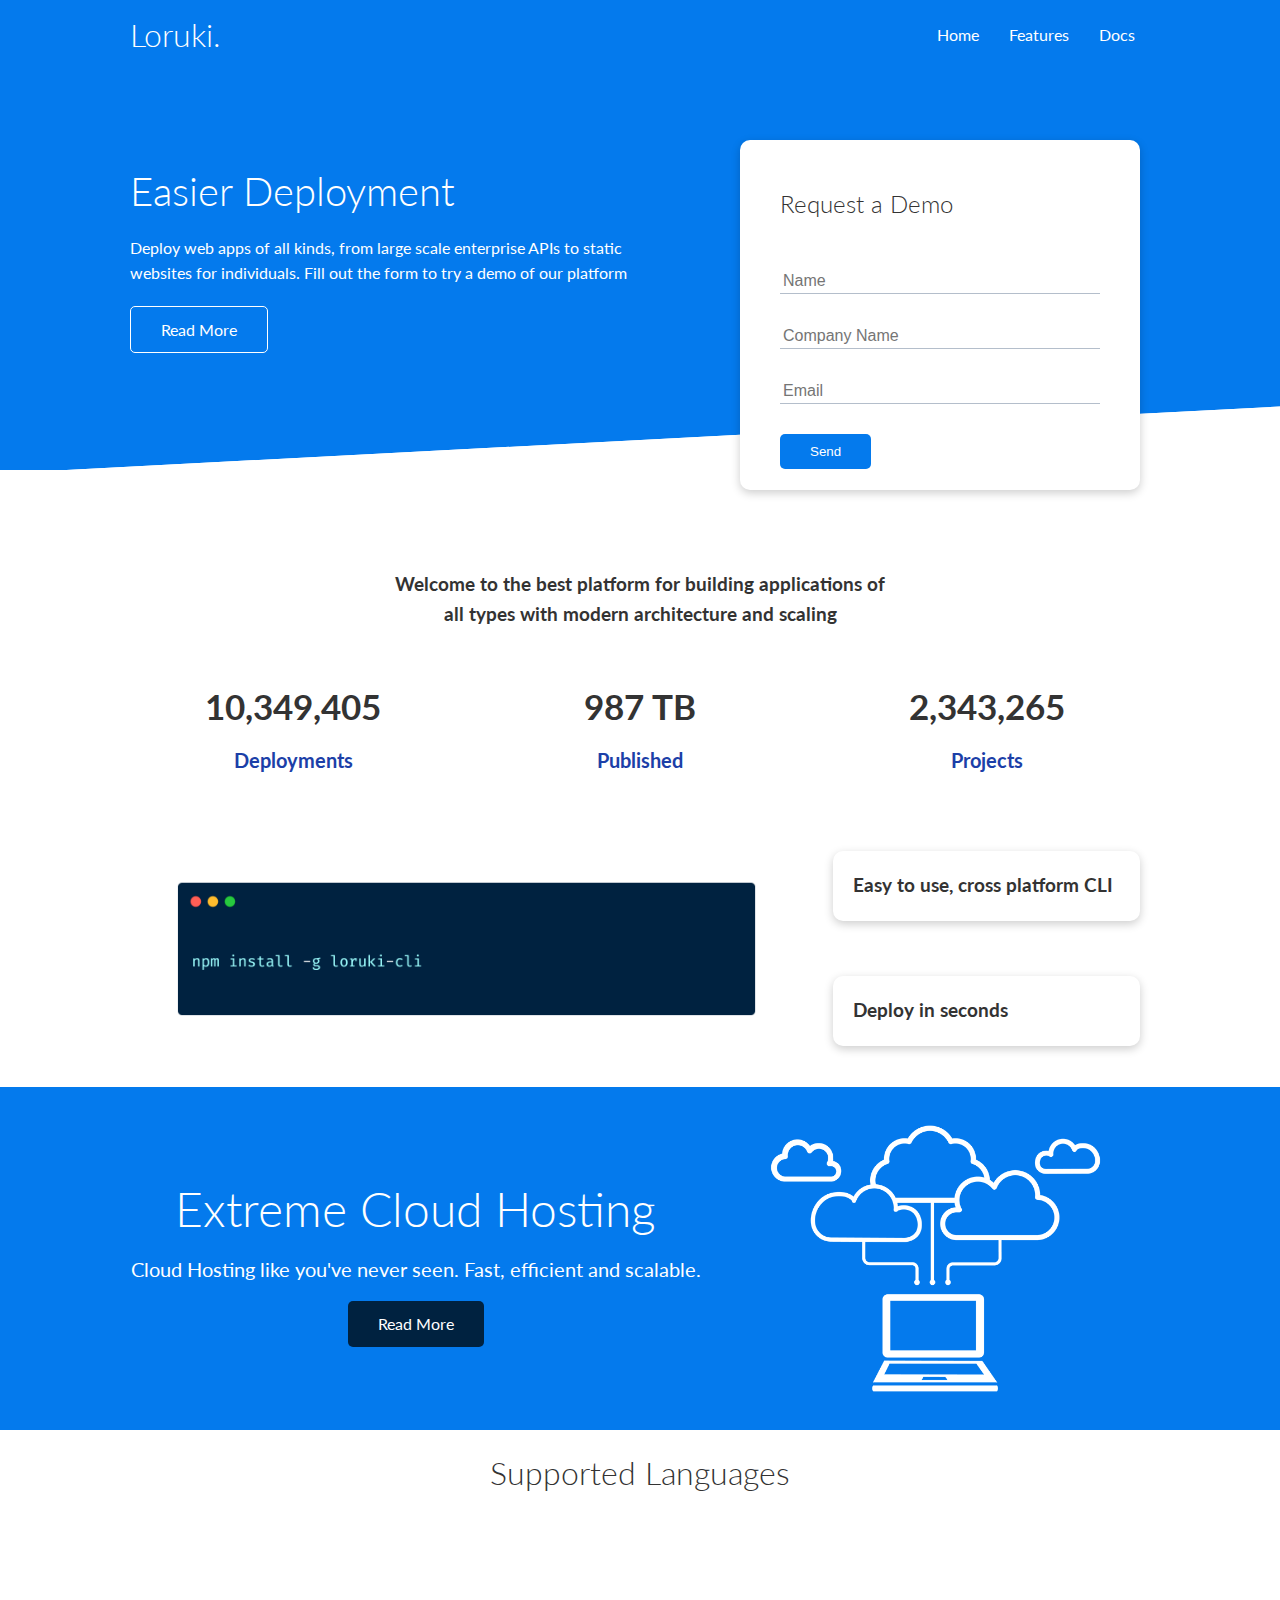
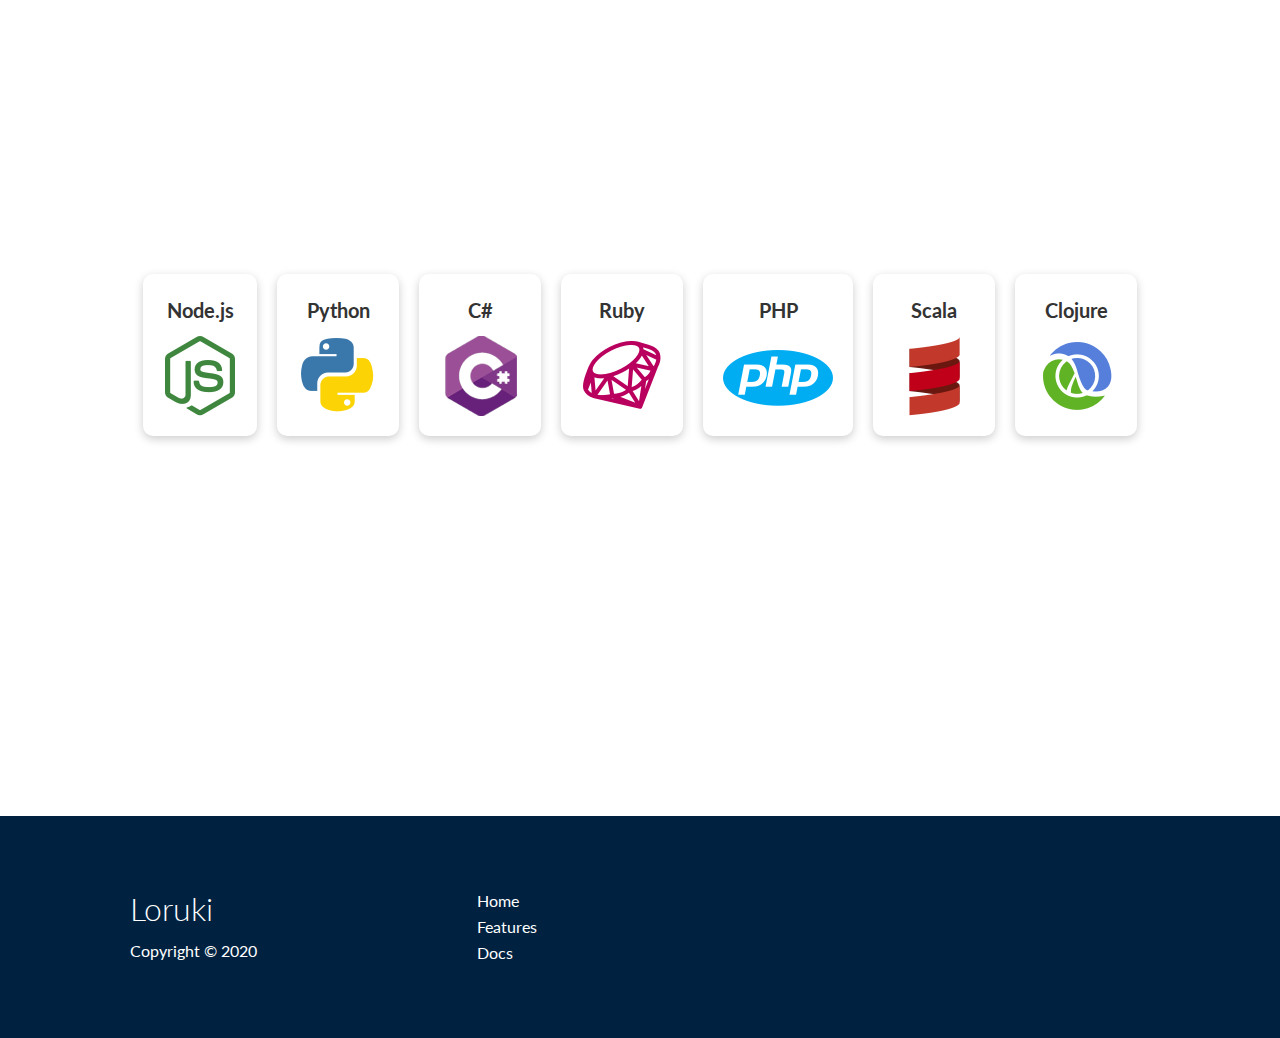
<file: index.html>
<html lang="en">

<head>
    <meta charset="UTF-8">
    <meta http-equiv="X-UA-Compatible" content="IE=edge">
    <meta name="viewport" content="width=device-width, initial-scale=1.0">
    <link rel="stylesheet" href="https://cdnjs.cloudflare.com/ajax/libs/font-awesome/6.4.0/css/all.min.css"
        integrity="sha512-iecdLmaskl7CVkqkXNQ/ZH/XLlvWZOJyj7Yy7tcenmpD1ypASozpmT/E0iPtmFIB46ZmdtAc9eNBvH0H/ZpiBw=="
        crossorigin="anonymous" referrerpolicy="no-referrer" />
    <link rel="stylesheet" href="css/utilities.css">
    <link rel="stylesheet" href="css/styles.css">
    <title>Loruki | Cloud Hosting For Everyone</title>
</head>

<body>
    <!-- Navbar -->
    <div class="navbar">
        <div class="container flex">
            <h1 class="logo">Loruki.</h1>
            <nav>
                <ul>
                    <li><a href="index.html">Home</a></li>
                    <li><a href="features.html">Features</a></li>
                    <li><a href="docs.html">Docs</a></li>
                </ul>
            </nav>
        </div>
    </div>

    <!-- Showcase -->
    <section class="showcase">
        <div class="container grid">
            <div class="showcase-text">
                <h1>Easier Deployment</h1>
                <p>Deploy web apps of all kinds, from large scale enterprise APIs to static websites for individuals.
                    Fill out the form to try a demo of our platform
                </p>
                <a href="features.html" class="btn btn-outline">Read More</a>
            </div>

            <div class="showcase-form card">
                <h2>Request a Demo</h2>
                <form name="contact" method="POST" netlify-honeypot="bot-field" data-netlify="true">
                    <input type="hidden" name="form-name" value="contact">
                    <p class="hidden">
                        <label>Don't fill this out if you're human: <input name="bot-field" /></label>
                    </p>
                    <div class="form-control">
                        <input type="text" name="name" placeholder="Name" required>
                    </div>
                    <div class="form-control">
                        <input type="text" name="company" placeholder="Company Name" required>
                    </div>
                    <div class="form-control">
                        <input type="text" name="email" placeholder="Email" required>
                    </div>

                    <input type="submit" value="Send" class="btn btn-primary">
                </form>
            </div>
        </div>
    </section>

    <!-- Stats -->
    <section class="stats">
        <div class="container">
            <h3 class="stats-heading text-center my-1">Welcome to the best platform for building applications of all
                types with modern architecture and scaling</h3>
            <div class="grid grid-3 text-center my-4">
                <div>
                    <i class="fas fa-server fa-3x"></i>
                    <h3>10,349,405</h3>
                    <p class="text-secondary">Deployments</p>
                </div>
                <div>
                    <i class="fas fa-upload fa-3x"></i>
                    <h3>987 TB</h3>
                    <p class="text-secondary">Published</p>
                </div>
                <div>
                    <i class="fas fa-project-diagram fa-3x"></i>
                    <h3>2,343,265</h3>
                    <p class="text-secondary">Projects</p>
                </div>
            </div>
        </div>
    </section>

    <!-- Cli -->
    <section class="cli">
        <div class="container grid">
            <img src="images/cli.png" alt="">
            <div class="card">
                <h3>Easy to use, cross platform CLI</h3>
            </div>
            <div class="card">
                <h3>Deploy in seconds</h3>
            </div>
        </div>
    </section>

    <!-- Cloud -->
    <section class="cloud bg-primary my-2 py-2">
        <div class="container grid">
            <div class="text-center">
                <h2 class="lg">Extreme Cloud Hosting</h2>
                <p class="lead my-1">Cloud Hosting like you've never seen.
                    Fast, efficient and scalable.
                </p>
                <a href="features.html" class="btn btn-dark">Read More</a>
            </div>
            <img src="images/cloud.png" alt="">
        </div>
    </section>

    <!-- Languages -->
    <section class="languages">
        <h2 class="md text-center my-2">
            Supported Languages
        </h2>
        <div class="containter flex">
            <div class="card">
                <h4>Node.js</h4>
                <img src="images/logos/node.png" alt="">
            </div>
            <div class="card">
                <h4>Python</h4>
                <img src="images/logos/python.png" alt="">
            </div>
            <div class="card">
                <h4>C#</h4>
                <img src="images/logos/csharp.png" alt="">
            </div>
            <div class="card">
                <h4>Ruby</h4>
                <img src="images/logos/ruby.png" alt="">
            </div>
            <div class="card">
                <h4>PHP</h4>
                <img src="images/logos/php.png" alt="">
            </div>
            <div class="card">
                <h4>Scala</h4>
                <img src="images/logos/scala.png" alt="">
            </div>
            <div class="card">
                <h4>Clojure</h4>
                <img src="images/logos/clojure.png" alt="">
            </div>
        </div>
    </section>

    <!-- Footer -->
    <footer class="footer bg-dark py-5">
        <div class="container grid grid-3">
            <div>
                <h1>Loruki</h1>
                <p>Copyright &copy; 2020</p>
            </div>
            <nav>
                <ul>
                    <li><a href="index.html">Home</a></li>
                    <li><a href="features.html">Features</a></li>
                    <li><a href="docs.html">Docs</a></li>
                </ul>
            </nav>
            <div class="social">
                <a href="#"><i class="fab fa-github fa-2x"></i></a>
                <a href="#"><i class="fab fa-facebook fa-2x"></i></a>
                <a href="#"><i class="fab fa-instagram fa-2x"></i></a>
                <a href="#"><i class="fab fa-twitter fa-2x"></i></a>
            </div>
        </div>
    </footer>
</body>

</html>
</file>
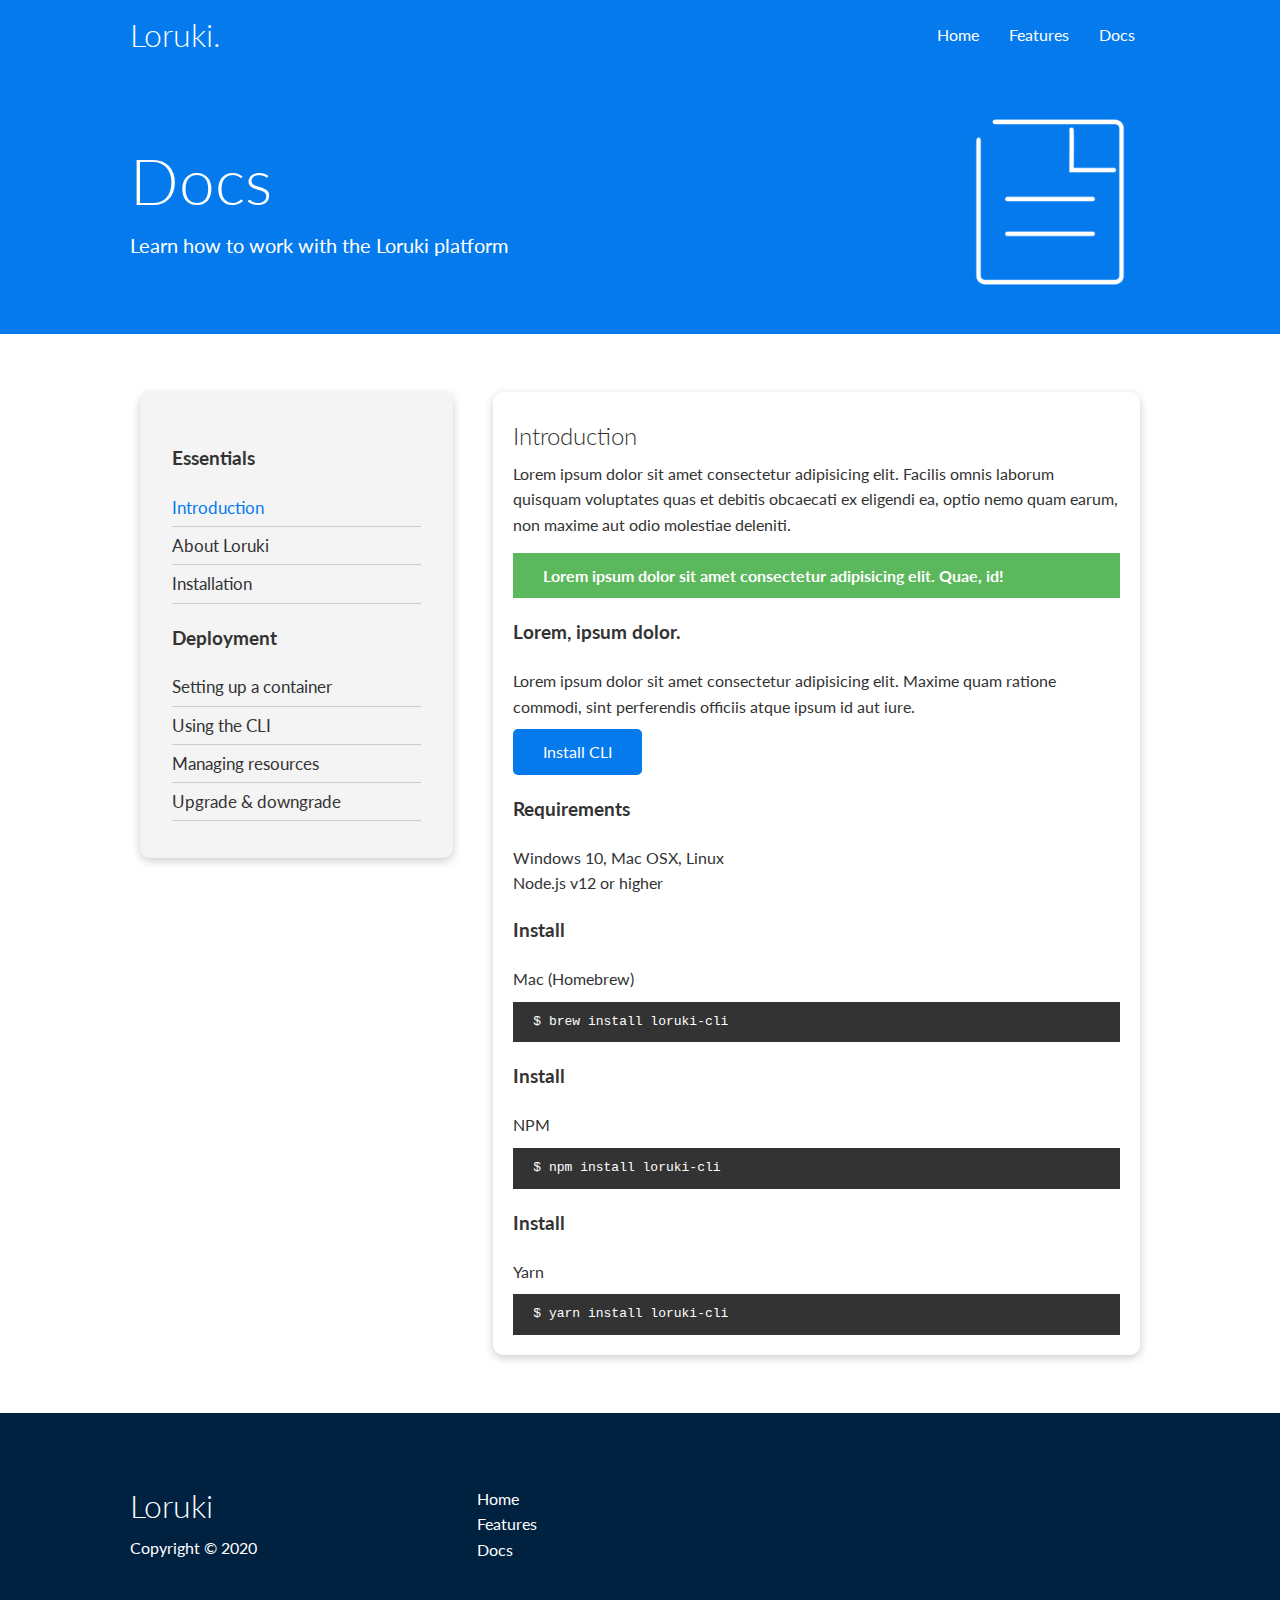
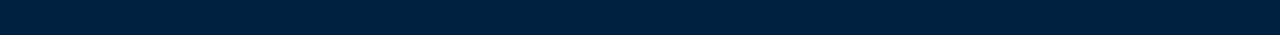
<file: docs.html>
<html lang="en">

<head>
    <meta charset="UTF-8">
    <meta http-equiv="X-UA-Compatible" content="IE=edge">
    <meta name="viewport" content="width=device-width, initial-scale=1.0">
    <link rel="stylesheet" href="https://cdnjs.cloudflare.com/ajax/libs/font-awesome/6.4.0/css/all.min.css"
        integrity="sha512-iecdLmaskl7CVkqkXNQ/ZH/XLlvWZOJyj7Yy7tcenmpD1ypASozpmT/E0iPtmFIB46ZmdtAc9eNBvH0H/ZpiBw=="
        crossorigin="anonymous" referrerpolicy="no-referrer" />
    <link rel="stylesheet" href="css/utilities.css">
    <link rel="stylesheet" href="css/styles.css">
    <title>Loruki | Cloud Hosting For Everyone</title>
</head>

<body>
    <!-- Navbar -->
    <div class="navbar">
        <div class="container flex">
            <h1 class="logo">Loruki.</h1>
            <nav>
                <ul>
                    <li><a href="index.html">Home</a></li>
                    <li><a href="features.html">Features</a></li>
                    <li><a href="docs.html">Docs</a></li>
                </ul>
            </nav>
        </div>
    </div>

    <!-- Head -->
    <section class="docs-head bg-primary py-3">
        <div class="container grid">
            <div>
                <h1 class="xl">Docs</h1>
                <p class="lead">Learn how to work with the Loruki platform</p>
            </div>
            <img src="images/docs.png" alt="">
        </div>
    </section>

    <!-- Docs Main -->
    <section class="docs-main my-4">
        <div class="container grid">
            <div class="card bg-light p-3">
                <h3 class="my-2">Essentials</h3>
                <nav>
                    <ul>
                        <li><a href="#" class="text-primary">Introduction</a></li>
                        <li><a href="#">About Loruki</a></li>
                        <li><a href="#">Installation</a></li>
                    </ul>
                </nav>

                <h3 class="my-2">Deployment</h3>
                <nav>
                    <ul>
                        <li><a href="#">Setting up a container</a></li>
                        <li><a href="#">Using the CLI</a></li>
                        <li><a href="#">Managing resources</a></li>
                        <li><a href="#">Upgrade & downgrade</a></li>
                    </ul>
                </nav>
            </div>
            <div class="card">
                <h2>Introduction</h2>
                <p>Lorem ipsum dolor sit amet consectetur adipisicing elit. Facilis omnis laborum quisquam voluptates
                    quas et debitis obcaecati ex eligendi ea, optio nemo quam earum, non maxime aut odio molestiae
                    deleniti.</p>
                <div class="alert alert-success">
                    <i class="fas fa-info"></i> Lorem ipsum dolor sit amet consectetur adipisicing elit. Quae, id!
                </div>

                <h3>Lorem, ipsum dolor.</h3>
                <p>Lorem ipsum dolor sit amet consectetur adipisicing elit. Maxime quam ratione commodi, sint perferendis officiis atque ipsum id aut iure.</p>
                <a href="#" class="btn btn-primary">Install CLI</a>

                <h3>Requirements</h3>
                <ul>
                    <li>Windows 10, Mac OSX, Linux</li>
                    <li>Node.js v12 or higher</li>
                </ul>

                <h3>Install</h3>
                <p>Mac (Homebrew)</p>
                <pre><code>$ brew install loruki-cli</code></pre>
                <h3>Install</h3>
                <p>NPM</p>
                <pre><code>$ npm install loruki-cli</code></pre>
                <h3>Install</h3>
                <p>Yarn</p>
                <pre><code>$ yarn install loruki-cli</code></pre>
            </div>
        </div>
    </section>


    <!-- Footer -->
    <footer class="footer bg-dark py-5">
        <div class="container grid grid-3">
            <div>
                <h1>Loruki</h1>
                <p>Copyright &copy; 2020</p>
            </div>
            <nav>
                <ul>
                    <li><a href="index.html">Home</a></li>
                    <li><a href="features.html">Features</a></li>
                    <li><a href="docs.html">Docs</a></li>
                </ul>
            </nav>
            <div class="social">
                <a href="#"><i class="fab fa-github fa-2x"></i></a>
                <a href="#"><i class="fab fa-facebook fa-2x"></i></a>
                <a href="#"><i class="fab fa-instagram fa-2x"></i></a>
                <a href="#"><i class="fab fa-twitter fa-2x"></i></a>
            </div>
        </div>
    </footer>
</body>

</html>
</file>
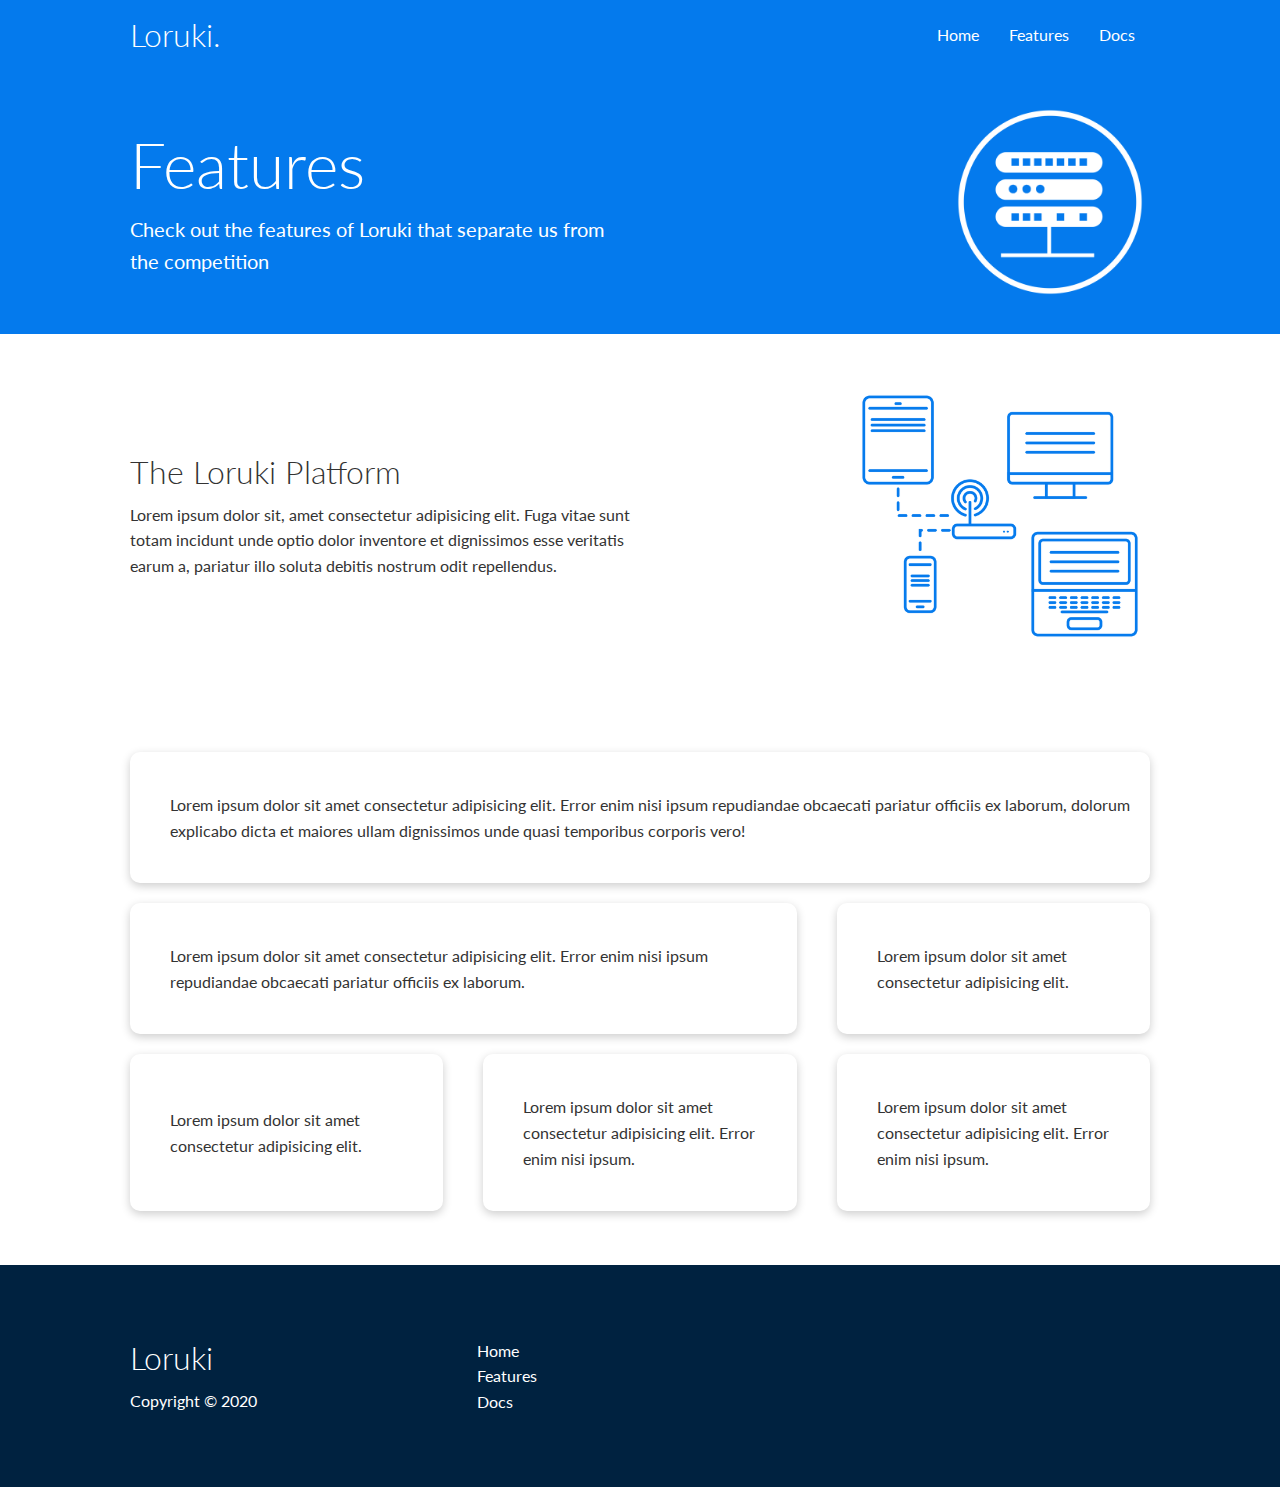
<file: features.html>
<html lang="en">

<head>
    <meta charset="UTF-8">
    <meta http-equiv="X-UA-Compatible" content="IE=edge">
    <meta name="viewport" content="width=device-width, initial-scale=1.0">
    <link rel="stylesheet" href="https://cdnjs.cloudflare.com/ajax/libs/font-awesome/6.4.0/css/all.min.css"
        integrity="sha512-iecdLmaskl7CVkqkXNQ/ZH/XLlvWZOJyj7Yy7tcenmpD1ypASozpmT/E0iPtmFIB46ZmdtAc9eNBvH0H/ZpiBw=="
        crossorigin="anonymous" referrerpolicy="no-referrer" />
    <link rel="stylesheet" href="css/utilities.css">
    <link rel="stylesheet" href="css/styles.css">
    <title>Loruki | Cloud Hosting For Everyone</title>
</head>

<body>
    <!-- Navbar -->
    <div class="navbar">
        <div class="container flex">
            <h1 class="logo">Loruki.</h1>
            <nav>
                <ul>
                    <li><a href="index.html">Home</a></li>
                    <li><a href="features.html">Features</a></li>
                    <li><a href="docs.html">Docs</a></li>
                </ul>
            </nav>
        </div>
    </div>

    <!-- Head -->
    <section class="features-head bg-primary py-3">
        <div class="container grid">
            <div>
                <h1 class="xl">Features</h1>
                <p class="lead">Check out the features of Loruki that separate us from the competition</p>
            </div>
            <img src="images/server.png" alt="">
        </div>
    </section>

    <!-- Sub head -->
    <section class="features-sub-head bg-ligh py-3">
        <div class="container grid">
            <div>
                <h1 class="md">The Loruki Platform</h1>
                <p>Lorem ipsum dolor sit, amet consectetur adipisicing elit. Fuga vitae sunt totam incidunt unde optio
                    dolor inventore et dignissimos esse veritatis earum a, pariatur illo soluta debitis nostrum odit
                    repellendus.</p>
            </div>
            <img src="images/server2.png" alt="">
        </div>
    </section>

    <!-- Features -->
    <section class="features-main my-2">
        <div class="container grid grid-3">
            <div class="card flex">
                <i class="fas fa-server fa-3x"></i>
                <p>Lorem ipsum dolor sit amet consectetur adipisicing elit. Error enim nisi ipsum repudiandae obcaecati
                    pariatur officiis ex laborum, dolorum explicabo dicta et maiores ullam dignissimos unde quasi
                    temporibus corporis vero!</p>
            </div>
            <div class="card flex">
                <i class="fas fa-network-wired fa-3x"></i>
                <p>Lorem ipsum dolor sit amet consectetur adipisicing elit. Error enim nisi ipsum repudiandae obcaecati
                    pariatur officiis ex laborum.</p>
            </div>
            <div class="card flex">
                <i class="fas fa-laptop-code fa-3x"></i>
                <p>Lorem ipsum dolor sit amet consectetur adipisicing elit.</p>
            </div>
            <div class="card flex">
                <i class="fas fa-database fa-3x"></i>
                <p>Lorem ipsum dolor sit amet consectetur
                    adipisicing elit.
                </p>
            </div>
            <div class="card flex">
                <i class="fas fa-power-off fa-3x"></i>
                <p>Lorem ipsum dolor sit amet consectetur
                    adipisicing elit. Error enim
                    nisi ipsum.</p>
            </div>
            <div class="card flex">
                <i class="fas fa-upload fa-3x"></i>
                <p>Lorem ipsum dolor sit amet consectetur
                    adipisicing elit. Error enim
                    nisi ipsum.</p>
            </div>
        </div>
    </section>


    <!-- Footer -->
    <footer class="footer bg-dark py-5">
        <div class="container grid grid-3">
            <div>
                <h1>Loruki</h1>
                <p>Copyright &copy; 2020</p>
            </div>
            <nav>
                <ul>
                    <li><a href="index.html">Home</a></li>
                    <li><a href="features.html">Features</a></li>
                    <li><a href="docs.html">Docs</a></li>
                </ul>
            </nav>
            <div class="social">
                <a href="#"><i class="fab fa-github fa-2x"></i></a>
                <a href="#"><i class="fab fa-facebook fa-2x"></i></a>
                <a href="#"><i class="fab fa-instagram fa-2x"></i></a>
                <a href="#"><i class="fab fa-twitter fa-2x"></i></a>
            </div>
        </div>
    </footer>
</body>

</html>
</file>
<file: css/utilities.css>
.container {
    max-width: 1100px;
    margin: 0 auto;
    overflow: auto;
    padding: 0 40px;
}

.card {
    background-color: white;
    color: #333;
    border-radius: 10px;
    box-shadow: 0 3px 10px rgba(0, 0, 0, .2);
    padding: 20px;
    margin: 10px;
}

.btn {
    display: inline-block;
    padding: 10px 30px;
    cursor: pointer;
    background: var(--primary-color);
    color: #fff;
    border: none;
    border-radius: 5px;
}

.btn-outline {
    background-color: transparent;
    border: 1px #fff solid;
}

.btn:hover {
    transform: scale(.98);
}

/* Backgrounds & Colored buttons */
.bg-primary,
.btn-primary {
    background-color: var(--primary-color);
    color: #fff;
}

.bg-secondary,
.btn-secondary {
    background-color: var(--secondary-color);
    color: #fff;
}

.bg-dark,
.btn-dark {
    background-color: var(--dark-color);
    color: #fff;
}

.bg-light,
.btn-light {
    background-color: var(--light-color);
    color: #333;
}


.bg-primary a,
.btn-primary a,
.bg-secondary a,
.btn-secondary a,
.bg-dark a,
.btn-dark a{
    color: #fff;
}

/* Text colors */

.text-primary {
    color: var(--primary-color);
}

.text-secondary{
    color: var(--secondary-color);
}

.text-dark {
    color: var(--dark-color);
}

.text-light{
    color: var(--light-color);
}

/* Text sizes */
.lead {
    font-size: 20px;
}

.sm {
    font-size: 1rem;
}

.md {
    font-size: 2rem;
}


.lg {
    font-size: 3rem;
}


.xl {
    font-size: 4rem;
}

.text-center {
    text-align: center;
}

/* Alert */
.alert{
    background-color: var(--light-color);
    padding: 10px 20px;
    font-weight: bold;
    margin: 15px 0;
}

.alert i{
    margin-right: 10px;
}

.alert-success{
    background-color: var(--success-color);
    color: white;
}

.alert-error{
    background-color: var(--error-color);
    color: white;
}



.flex {
    display: flex;
    justify-content: center;
    align-items: center;
    height: 100%;
}

.grid {
    display: grid;
    grid-template-columns: repeat(2, 1fr);
    gap: 20px;
    justify-content: center;
    align-items: center;
    /* height: 100%; */
}

.grid-3 {
    grid-template-columns: repeat(3, 1fr);
}

/* Margin */
.my-1 {
    margin: 1rem 0;
}

.my-2 {
    margin: 1.5rem 0;
}

.my-3 {
    margin: 2rem 0;
}

.my-4 {
    margin: 3rem 0;
}

.my-5 {
    margin: 4rem 0;
}

.m-1 {
    margin: 1rem;
}

.m-2 {
    margin: 1.5rem;
}

.m-3 {
    margin: 2rem;
}

.m-4 {
    margin: 3rem;
}

.m-5 {
    margin: 4rem;
}

/* Padding */
.py-1 {
    padding: 1rem 0;
}

.py-2 {
    padding: 1.5rem 0;
}

.py-3 {
    padding: 2rem 0;
}

.py-4 {
    padding: 3rem 0;
}

.py-5 {
    padding: 4rem 0;
}

.p-1 {
    padding: 1rep;
}

.p-2 {
    padding: 1.5rem;
}

.p-3 {
    padding: 2rem;
}

.p-4 {
    padding: 3rem;
}

.p-5 {
    padding: 4rem;
}
</file>
<file: css/styles.css>
@import url('https://fonts.googleapis.com/css2?family=Lato:wght@300&display=swap');

:root {
    --primary-color: #047AED;
    --secondary-color: #1C3FA8;
    --dark-color: #002240;
    --light-color: #f4f4f4;
    --success-color: #5cb85c;
    --error-color: #d9534f;
}

* {
    box-sizing: border-box;
    padding: 0;
    margin: 0;
}

body {
    font-family: "Lato", sans-serif;
    color: #333;
    line-height: 1.6;
}

ul {
    list-style-type: none;
}

a {
    text-decoration: none;
    color: #333;
}

h1,
h2 {
    font-weight: 300;
    line-height: 1.2;
    margin: 10px 0;
}

p {
    margin: 10px 0;
}

img {
    width: 100%;
}

code, pre {
    background-color: #333;
    color: #fff;
    padding: 10px;
}

.hidden {
    visibility: hidden;
    height: 0;
}
/* Navbar */

.navbar {
    background-color: var(--primary-color);
    color: #fff;
    height: 70px;
}

.navbar ul {
    display: flex;
}

.navbar a {
    color: #fff;
    padding: 10px;
    margin: 0 5px;
}

.navbar a:hover {
    border-bottom: 2px #fff solid;
}

.navbar .flex {
    justify-content: space-between;
}

/* Showcase */
.showcase {
    height: 400px;
    background-color: var(--primary-color);
    color: #fff;
    position: relative;
}

.showcase h1 {
    font-size: 40px;
}

.showcase p {
    margin: 20px 0;
}

.showcase .grid {
    grid-template-columns: 1.1fr 0.9fr;
    gap: 30px;
    overflow: visible;
}

.showcase-text{
    animation: slideInFromLeft 1s ease-in;
}

.showcase-form {
    position: relative;
    top: 60px;
    height: 350px;
    width: 400px;
    padding: 40px;
    z-index: 100;
    justify-self: flex-end;
    animation: slideInFromRight 1s ease-in;
}

.showcase-form .form-control {
    margin: 30px 0;
}

.showcase-form input[type="text"],
.showcase-form input[type="email"] {
    border: 0;
    border-bottom: 1px solid #b4becb;
    width: 100%;
    padding: 3px;
    font-size: 16px;
}

.showcase-form input:focus {
    outline: none;
}

.showcase::before,
.showcase::after {
    content: "";
    position: absolute;
    height: 100px;
    bottom: -70px;
    right: 0;
    left: 0;
    background: #fff;
    transform: skewY(-3deg);
    -webkit-transform: skewY(-3deg);
    -moz-transform: skewY(-3deg);
    -ms-transform: skewY(-3deg);
}

/* Stats */
.stats {
    padding-top: 100px;
    animation: slideInFromBottom 1s ease-in;
}

.stats-heading {
    max-width: 500px;
    margin: auto;
}

.stats .grid h3 {
    font-size: 35px;
}

.stats .grid p {
    font-size: 20px;
    font-weight: bold;
}

/* Cli */

.cli .grid {
    grid-template-columns: repeat(3, 1fr);
    grid-template-rows: repeat(2, 1fr);
}

.cli .grid>*:first-child {
    grid-column: 1/ span 2;
    grid-row: 1 / span 2;
}

/* Cloud */
.cloud .grid {
    grid-template-columns: 4fr 3fr;
}

/* Languages */
.languages .flex {
    flex-wrap: wrap;
}

.languages .card {
    text-align: center;
    margin: 18px 10px 40px;
    transition: transform ease-in 0.2s;
}

.languages .card h4 {
    font-size: 20px;
    margin-bottom: 10px;
}

.languages .card:hover {
    transform: translateY(-15px);
}

/* Features */
.features-head img, .docs-head img{
    width: 200px;
    justify-self: flex-end;
}

.features-sub-head img{
    width: 300px;
    justify-self: flex-end;
}

.features-main .card > i{
    margin-right: 20px;
}

.features-main .grid{
    padding: 30px;
}

.features-main .grid > *:first-child{
    grid-column: 1/ span 3;
}

.features-main .grid > *:nth-child(2){
    grid-column: 1/ span 2;
}

/* Docs */
.docs-main h3{
    margin: 20px 0;
}

.docs-main .grid{
    grid-template-columns: 1fr 2fr;
    align-items: flex-start;
}

.docs-main nav li{
    font-size: 17px;
    padding-bottom: 5px;
    margin-bottom: 5px;
    border-bottom: 1px solid #ccc;
}

.docs-main a:hover{
    font-weight: bold;
}

/* Footer */

.footer .social a {
    margin: 0 10px;
}

/* Animations */
@keyframes slideInFromLeft {
    0%{
        transform: translateX(-100%);
    }

    100%{
        transform: translateX(0);
    }
}
@keyframes slideInFromRight {
    0%{
        transform: translateX(100%);
    }

    100%{
        transform: translateX(0);
    }
}

@keyframes slideInFromTop {
    0%{
        transform: translateY(-100%);
    }

    100%{
        transform: translateX(0);
    }
}

@keyframes slideInFromBottom {
    0%{
        transform: translateY(100%);
    }

    100%{
        transform: translateX(0);
    }
}


/* Tablets and under */
@media(max-width: 768px) {

    .grid,
    .showcase .grid,
    .stats .grid,
    .cli .grid,
    .cloud .grid,
    .features-main .grid,
    .docs-main .grid {
        grid-template-columns: 1fr;
        grid-template-rows: 1fr;
    }

    .showcase {
        height: auto;
    }

    .showcase-text {
        text-align: center;
        margin-top: 40px;
        animation: slideInFromTop 1s ease-in;
    }

    .showcase-form {
        justify-self: center;
        margin: auto;
        animation: slideInFromBottom 1s ease-in;
    }

    .cli .grid>*:first-child {
        grid-column: 1;
        grid-row: 1;
    }

    .features-head, .features-sub-head, .docs-head{
        text-align: center;
    }

    .features-head img, .features-sub-head img, .docs-head img{
        justify-self: center;
    }

    .features-main .grid > *:first-child, .features-main .grid > *:nth-child(2){
        grid-column: 1;
    }
}

/* Mobile */
@media(max-width: 500px) {
    .navbar {
        height: 110px;
    }

    .navbar .flex {
        flex-direction: column;
    }

    .navbar ul {
        padding: 10px;
        background-color: rgba(0, 0, 0, .1);
    }
}
</file>
